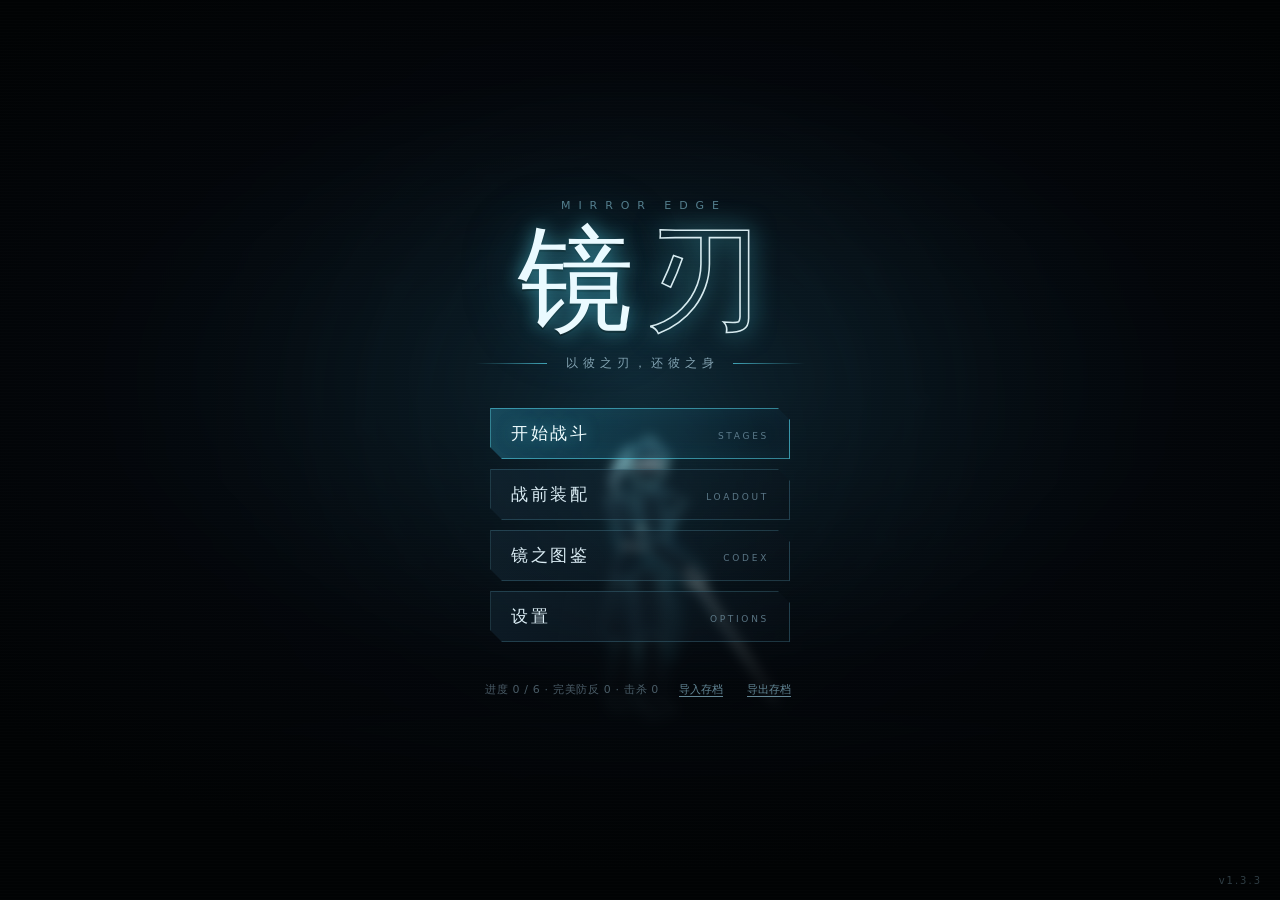
<file: mirror-edge/index.html>
<!doctype html>
<html lang="zh-CN">
<head>
<meta charset="utf-8">
<meta name="viewport" content="width=device-width,initial-scale=1,viewport-fit=cover,user-scalable=no,maximum-scale=1">
<meta name="theme-color" content="#04060a">
<meta name="apple-mobile-web-app-capable" content="yes">
<meta name="apple-mobile-web-app-status-bar-style" content="black-translucent">
<meta name="apple-mobile-web-app-title" content="镜刃">
<meta name="description" content="镜刃 MIRROR EDGE — 以完美防反为骨、以闪避为魂的单机格斗。选你的镜反，斩你的敌人。">
<title>镜刃 · MIRROR EDGE</title>
<link rel="manifest" href="manifest.webmanifest">
<link rel="icon" type="image/png" sizes="192x192" href="icons/icon-192.png">
<link rel="apple-touch-icon" sizes="180x180" href="icons/apple-touch-icon.png">
<link rel="stylesheet" href="css/style.css?v=20261125e">
<script>
window.__errs=[];
addEventListener('error',function(e){window.__errs.push((e.message||'err')+' @'+String(e.filename||'').split('/').pop()+':'+e.lineno);});
addEventListener('unhandledrejection',function(e){window.__errs.push('promise: '+(e.reason&&e.reason.message||e.reason));});
</script>

</head>
<body>
<canvas id="cv"></canvas>
<div id="rotate"><div class="rot">⟲</div><p>横屏战斗视野更开阔</p><button id="rotSkip">仍然竖屏</button></div>
<div id="vig"></div>

<!-- ══════════════ 战斗 HUD ══════════════ -->
<div id="hud" aria-hidden="true">
  <div class="hud-top">
    <div class="pbar side-l">
      <div class="prow">
        <span class="pname" id="nameP">镜</span>
        <span class="ptag" id="tagP"></span>
      </div>
      <div class="hpwrap">
        <div class="hpdelay" id="hpPd"></div>
        <div class="hpfill" id="hpPf"></div>
        <div class="hpseg"></div>
      </div>
      <div class="posture"><i id="posePf"></i></div>
    </div>
    <div class="hud-center">
      <div class="round" id="roundTag">试炼</div>
      <div class="clock" id="clock">00:00</div>
    </div>
    <div class="pbar side-r">
      <div class="prow">
        <span class="ptag" id="tagE"></span>
        <span class="pname" id="nameE">敌</span>
      </div>
      <div class="hpwrap">
        <div class="hpdelay" id="hpEd"></div>
        <div class="hpfill" id="hpEf"></div>
        <div class="hpseg"></div>
      </div>
      <div class="posture"><i id="poseEf"></i></div>
    </div>
  </div>

  <div class="combo" id="combo">
    <b id="comboN">0</b><span>HIT</span><em id="comboRank"></em>
  </div>

  <div class="parry-badge" id="parryBadge">
    <span class="pb-k">镜反</span><span class="pb-n" id="parryName">断罪·一闪</span>
    <span class="pb-m" id="parryMark">◇◇◇</span>
    <span class="pb-cd"><i id="parryCdBar"></i></span>
  </div>

  <div class="hint" id="hint"></div>

  <div class="skillbar" id="skillbar"></div>

  <div class="ultwrap">
    <div class="ultring" id="ultRing"></div>
    <button class="ultbtn" id="ultBtn" data-act="ult">
      <span>极</span><i id="ultFill"></i>
    </button>
  </div>

  <button class="pausebtn" id="pauseBtn" aria-label="暂停/退出">Ⅱ</button>
</div>

<!-- ══════════════ 触屏操作 ══════════════ -->
<div id="touch">
  <div id="stick" class="stick"><div class="stick-ring"></div><div class="knob"></div></div>
  <div class="tbtns">
    <button class="tb tb-guard" data-act="guard"><span>御</span><i class="tbcd" id="guardCd"></i></button>
    <button class="tb tb-dash" data-act="dash"><span>闪</span></button>
    <button class="tb tb-jump" data-act="jump"><span>跃</span></button>
    <button class="tb tb-attack" data-act="attack"><span>斩</span></button>
  </div>
</div>

<!-- ══════════════ 标题 ══════════════ -->
<section class="screen" id="scr-title">
  <div class="title-wrap">
    <div class="brand">
      <div class="brand-en">MIRROR&nbsp;EDGE</div>
      <h1 class="brand-zh">镜<span>刃</span></h1>
      <div class="brand-line"><i></i><em>以彼之刃，还彼之身</em><i></i></div>
    </div>
    <nav class="menu">
      <button class="mbtn primary" data-go="stages"><b>开始战斗</b><small>STAGES</small></button>
      <button class="mbtn" data-go="loadout"><b>战前装配</b><small>LOADOUT</small></button>
      <button class="mbtn" data-go="codex"><b>镜之图鉴</b><small>CODEX</small></button>
      <button class="mbtn" data-go="settings"><b>设置</b><small>OPTIONS</small></button>
    </nav>
    <div class="title-foot">
      <span id="saveInfo">新存档</span>
      <button class="link" id="importBtn">导入存档</button>
      <button class="link" id="exportBtn">导出存档</button>
      <input type="file" id="importFile" accept=".json,application/json" hidden>
    </div>
  </div>
  <div class="title-ver" id="verTag">v1.3.3</div>
</section>

<!-- ══════════════ 关卡选择 ══════════════ -->
<section class="screen" id="scr-stages">
  <header class="shead">
    <button class="back" data-back="title">←</button>
    <div><h2>选 择 战 场</h2><p>击破对手，取回属于你的刃与镜</p></div>
    <div class="diff">
      <button data-diff="0" class="on">普通</button>
      <button data-diff="1">困难</button>
      <button data-diff="2">噩梦</button>
    </div>
  </header>
  <div class="stage-list" id="stageList"></div>
</section>

<!-- ══════════════ 装配 ══════════════ -->
<section class="screen" id="scr-loadout">
  <header class="shead">
    <button class="back" data-back="title">←</button>
    <div><h2>战 前 装 配</h2><p>三个技能位 · 一种镜反 · 一套属于你的打法</p></div>
    <button class="go-fight" id="toStages">选择战场 →</button>
  </header>
  <div class="load-body">
    <div class="col col-skills">
      <div class="col-h"><span>技 能 库</span><em id="skillCount"></em></div>
      <div class="skill-grid" id="skillGrid"></div>
    </div>
    <div class="col col-parry">
      <div class="col-h"><span>镜 反 之 型</span><em>完美防反后发动</em></div>
      <div class="parry-list" id="parryList"></div>
    </div>
  </div>
  <div class="load-foot">
    <div class="slots" id="slotBar"></div>
    <div class="load-tip" id="loadTip">点选技能装配 · 再点一次卸下</div>
  </div>
</section>

<!-- ══════════════ 图鉴 ══════════════ -->
<section class="screen" id="scr-codex">
  <header class="shead">
    <button class="back" data-back="title">←</button>
    <div><h2>镜 之 图 鉴</h2><p>技能 · 镜反 · 成就</p></div>
    <div class="tabs">
      <button class="on" data-tab="skills">技能</button>
      <button data-tab="parry">镜反</button>
      <button data-tab="achv">成就</button>
    </div>
  </header>
  <div class="codex-body" id="codexBody"></div>
</section>

<!-- ══════════════ 设置 ══════════════ -->
<section class="screen" id="scr-settings">
  <header class="shead">
    <button class="back" data-back="title">←</button>
    <div><h2>设 置</h2><p>手感与表现</p></div>
  </header>
  <div class="set-body">
    <label class="setrow"><span>音乐音量</span><input type="range" id="sMusic" min="0" max="100" value="55"><b id="vMusic">55</b></label>
    <label class="setrow"><span>音效音量</span><input type="range" id="sSfx" min="0" max="100" value="80"><b id="vSfx">80</b></label>
    <label class="setrow"><span>画面震动</span><input type="range" id="sShake" min="0" max="120" value="100"><b id="vShake">100</b></label>
    <label class="setrow"><span>打击停顿</span><input type="range" id="sStop" min="40" max="140" value="100"><b id="vStop">100</b></label>
    <label class="setrow sw"><span>技能冷却提示</span><input type="checkbox" id="sCd" checked></label>
    <label class="setrow sw"><span>受击血液/火花</span><input type="checkbox" id="sBlood" checked></label>
    <div class="keys">
      <h3>键位</h3>
      <p><kbd>A</kbd><kbd>D</kbd> 移动 · <kbd>W</kbd>/<kbd>空格</kbd> 跃起 · <kbd>J</kbd> 斩击（连点成连段） · <kbd>K</kbd> 重斩（长按蓄力）</p>
      <p><kbd>L</kbd> 御/防反（松手取消） · <kbd>Shift</kbd> 闪避（有无敌帧） · <kbd>1</kbd><kbd>2</kbd><kbd>3</kbd> 技能 · <kbd>R</kbd> 极 · <kbd>Esc</kbd> 暂停</p>
      <p class="dim">手机：左半屏拖动移动，右侧按钮战斗。防反窗口内「御」= 完美防反，提前按住只会普通格挡。</p>
    </div>
    <div style="display:flex;gap:10px;flex-wrap:wrap;margin-top:26px">
      <button class="danger" id="wipeBtn" style="margin-top:0">清除存档</button>
      <button class="link" id="forceUpdate" style="border:1px solid rgba(120,190,215,.3);padding:9px 14px">强制更新到最新版</button>
    </div>
  </div>
</section>

<!-- ══════════════ 暂停 ══════════════ -->
<section class="screen small" id="scr-pause">
  <div class="modal">
    <h2>暂 停</h2>
    <button class="mbtn primary" id="resumeBtn"><b>继续战斗</b></button>
    <button class="mbtn" id="retryBtn"><b>重新开始</b></button>
    <button class="mbtn" id="quitBtn"><b>返回战场</b></button>
    <button class="mbtn ghost" id="toLoadout">战前装配</button>
  </div>
</section>

<!-- ══════════════ 结算 ══════════════ -->
<section class="screen small" id="scr-result">
  <div class="modal wide">
    <div class="res-head"><h2 id="resTitle">胜</h2><p id="resSub"></p></div>
    <div class="res-stats" id="resStats"></div>
    <div class="res-unlock" id="resUnlock"></div>
    <div class="res-btns">
      <button class="mbtn primary" id="resNext"><b>继续</b></button>
      <button class="mbtn ghost" id="resRetry"><b>再 战</b></button>
    </div>
  </div>
</section>

<div id="fps"></div>

<script src="js/core.js?v=20261125e"></script>
<script src="js/skeleton.js?v=20261125e"></script>
<script src="js/data.js?v=20261125e"></script>
<script src="js/fighter.js?v=20261125e"></script>
<script src="js/skills.js?v=20261125e"></script>
<script src="js/ai.js?v=20261125e"></script>
<script src="js/battle.js?v=20261125e"></script>
<script src="js/ui.js?v=20261125e"></script>
<script src="js/game.js?v=20261125e"></script>
</body>
</html>
</file>
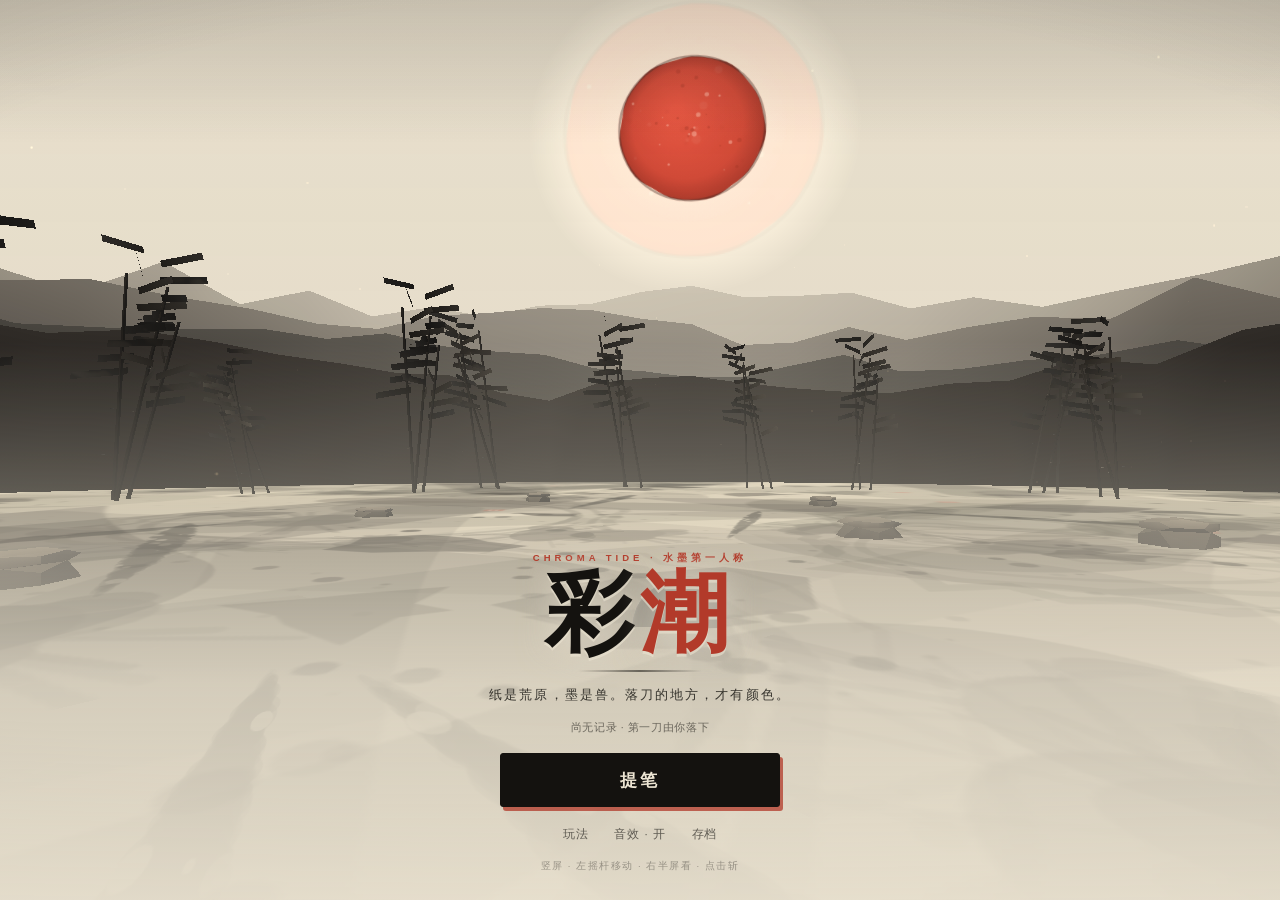
<file: soul-lantern/index.html>
<!doctype html>
<html lang="zh-CN">
<head>
<meta charset="utf-8">
<meta name="viewport" content="width=device-width, initial-scale=1, maximum-scale=1, user-scalable=no, viewport-fit=cover">
<meta name="theme-color" content="#EDE5D3">
<meta name="apple-mobile-web-app-capable" content="yes">
<meta name="apple-mobile-web-app-status-bar-style" content="default">
<title>彩潮 · CHROMA TIDE</title>
<link rel="manifest" href="manifest.webmanifest">
<link rel="icon" type="image/png" href="icons/favicon-32.png">
<link rel="apple-touch-icon" href="icons/apple-touch-icon.png">
<link rel="stylesheet" href="css/style.css?v=1.1.2">
</head>
<body>
<div id="app">
  <canvas id="gl"></canvas>
  <canvas id="fx2d"></canvas>
  <div id="vignette"></div>
  <div id="weapon" class="hidden"><img src="art/weapon.png?v=1.1.2" alt=""></div>
  <div id="flash"></div>

  <!-- ============ HUD ============ -->
  <div id="hud" class="hidden">
    <div class="topbar">
      <div class="hud-left">
        <div class="hp-row">
          <span class="seal-mark">命</span>
          <div class="hp-track"><div id="hp-fill"></div></div>
          <b id="hp-text">120</b>
        </div>
        <div class="lv-row">
          <span class="lv-badge">Lv<b id="lv">1</b></span>
          <div class="xp-track"><div id="xp-fill"></div></div>
        </div>
      </div>
      <div class="hud-right">
        <div class="stat"><em>时间</em><b id="time">0:00</b></div>
        <div class="stat"><em>斩</em><b id="kills">0</b></div>
        <button id="btn-pause" class="icon-btn" aria-label="暂停"><i></i><i></i></button>
      </div>
    </div>

    <div id="bossbar" class="hidden">
      <div class="boss-top"><strong id="boss-name">墨渊巨像</strong><em>BOSS</em></div>
      <div class="boss-track"><div id="boss-fill"></div></div>
    </div>

    <div id="combo" class="hidden"><em>×</em><b id="combo-n">0</b><span>连斩</span></div>

    <div id="crosshair" aria-hidden="true">
      <i class="c1"></i><i class="c2"></i><i class="c3"></i><i class="c4"></i><b></b>
    </div>
    <div id="lockhint" class="hidden">点击画面 · 锁定视角</div>
  </div>

  <div id="toast" class="toast"></div>

  <!-- ============ 操作 ============ -->
  <div id="controls" class="hidden">
    <div id="stick-zone"></div>
    <div id="look-zone"></div>
    <div id="stick" class="hidden"><div class="stick-base"></div><div class="stick-knob"></div></div>
    <div class="actions">
      <button id="btn-ult" class="act ult" aria-label="万彩归一"></button>
      <button id="btn-heavy" class="act heavy" aria-label="重击"></button>
      <button id="btn-dash" class="act dash" aria-label="闪身"></button>
      <button id="btn-attack" class="act attack" aria-label="斩击"></button>
    </div>
  </div>

  <!-- ============ 标题 ============ -->
  <div id="screen-title" class="screen title-screen hidden">
    <div class="title-inner">
      <div class="eyebrow">CHROMA TIDE · 水墨第一人称</div>
      <h1 class="logo"><span>彩</span><span>潮</span></h1>
      <div class="logo-rule"></div>
      <p class="tagline">纸是荒原，墨是兽。落刀的地方，才有颜色。</p>
      <div class="best-line" id="best-line">尚无记录 · 第一刀由你落下</div>
      <button id="btn-start" class="btn-primary btn-start">提笔</button>
      <div class="title-links">
        <button id="btn-help" class="btn-link">玩法</button>
        <button id="btn-sound" class="btn-link">音效 · 开</button>
        <button id="btn-save" class="btn-link">存档</button>
      </div>
      <div class="title-note">竖屏 · 左摇杆移动 · 右半屏看 · 点击斩</div>
    </div>
  </div>

  <!-- ============ 升级 ============ -->
  <div id="screen-levelup" class="screen hidden">
    <div class="panel level-panel">
      <div class="panel-kicker">墨在你腕上翻涌</div>
      <h2>选一笔</h2>
      <div id="cards" class="cards"></div>
      <div class="key-hint">点击卡牌 · 或按 1 / 2 / 3</div>
    </div>
  </div>

  <!-- ============ 暂停 ============ -->
  <div id="screen-pause" class="screen hidden">
    <div class="panel">
      <div class="panel-kicker">墨潮暂歇</div>
      <h2>停刀</h2>
      <div id="pause-stats"></div>
      <div class="sens-row">
        <span>视角灵敏度</span>
        <input id="sens" type="range" min="0.5" max="2" step="0.1" value="1">
        <b id="sens-val">1.0</b>
      </div>
      <div class="panel-actions">
        <button id="btn-resume" class="btn-primary">继续</button>
        <div class="row">
          <button id="btn-restart" class="btn-ghost">重新开始</button>
          <button id="btn-quit" class="btn-ghost">回到标题</button>
        </div>
        <div class="row small">
          <button id="btn-help2" class="btn-link">玩法</button>
          <button id="btn-save2" class="btn-link">存档</button>
          <button id="btn-sound2" class="btn-link">音效 · 开</button>
        </div>
      </div>
    </div>
  </div>

  <!-- ============ 结算 ============ -->
  <div id="screen-end" class="screen hidden">
    <div class="panel end-panel">
      <div class="panel-kicker" id="end-kicker"></div>
      <h2 id="end-title">墨干</h2>
      <div id="end-stats"></div>
      <div id="end-best"></div>
      <div class="panel-actions">
        <button id="btn-again" class="btn-primary">再写一局</button>
        <button id="btn-home" class="btn-ghost">回到标题</button>
      </div>
    </div>
  </div>

  <!-- ============ 弹窗 ============ -->
  <div id="modal" class="screen hidden">
    <div class="panel modal-panel">
      <h2 id="modal-title">玩法</h2>
      <div id="modal-body"></div>
      <button id="modal-close" class="btn-primary">知道了</button>
    </div>
  </div>

  <div id="loading">
    <div class="load-mark">彩潮</div>
    <div class="load-sub">研墨中</div>
    <div class="load-bar"><i></i></div>
  </div>
  <input id="file-input" type="file" accept="application/json" hidden>
</div>

<script src="js/three.min.js?v=1.1.2"></script>
<script src="js/art.js?v=1.1.2"></script>
<script src="js/audio.js?v=1.1.2"></script>
<script src="js/fx.js?v=1.1.2"></script>
<script src="js/ui.js?v=1.1.2"></script>
<script src="js/game.js?v=1.1.2"></script>
<script>
window.addEventListener('load', function () {
  try { CT.Game.boot(); }
  catch (err) {
    document.getElementById('loading').innerHTML = '<div class="load-mark">启动失败</div><div class="load-sub">' + (err && err.message ? err.message : '未知错误') + '</div>';
    console.error(err);
  }
});
document.addEventListener('pointerdown', function () { if (window.CT && CT.Sound) CT.Sound.resume(); }, { once: true });
(function () {
  var local = location.hostname === '127.0.0.1' || location.hostname === 'localhost';
  if ('serviceWorker' in navigator && !/[?&]app=1/.test(location.search) && !local && location.protocol.indexOf('http') === 0) {
    window.addEventListener('load', function () { navigator.serviceWorker.register('./sw.js?v=1.1.2').catch(function () { }); });
  }
})();
</script>
</body>
</html>
</file>
<file: mirror-edge/css/style.css>
/* ══════════════════════════════════════════════════════════
   镜刃 MIRROR EDGE — 样式
   ══════════════════════════════════════════════════════════ */
:root{
  --bg:#04060a;
  --ink:#080c12;
  --ink2:#0d131c;
  --line:rgba(120,200,235,.16);
  --cyan:#5ce9ff;
  --cyan-dim:#2b8fa8;
  --ice:#e6fbff;
  --red:#ff3550;
  --red-dim:#8f1e2e;
  --gold:#ffcf7a;
  --violet:#b27bff;
  --text:#dfeaf2;
  --muted:#7d8b98;
  --safe-t:env(safe-area-inset-top,0px);
  --safe-b:env(safe-area-inset-bottom,0px);
}
*{box-sizing:border-box;-webkit-tap-highlight-color:transparent}
html,body{margin:0;padding:0;height:100%;overflow:hidden;background:var(--bg);color:var(--text);
  font-family:"PingFang SC","Hiragino Sans GB","Microsoft YaHei",system-ui,-apple-system,sans-serif;
  user-select:none;-webkit-user-select:none;overscroll-behavior:none;touch-action:none}
canvas#cv{position:fixed;inset:0;width:100%;height:100%;display:block;touch-action:none}
button{font-family:inherit;cursor:pointer;border:none;background:none;color:inherit}
h1,h2,h3{font-family:"Songti SC","Noto Serif SC","STSong",serif;font-weight:400;margin:0}

/* ───────── 屏幕容器 ───────── */
.screen{position:fixed;inset:0;display:none;flex-direction:column;z-index:20;
  padding:calc(var(--safe-t) + 16px) clamp(16px,4vw,34px) calc(var(--safe-b) + 16px);
  background:radial-gradient(120% 80% at 50% 12%,rgba(12,22,32,.82),rgba(3,5,8,.96) 68%,#020406 100%);
  -webkit-backdrop-filter:blur(6px);backdrop-filter:blur(6px);overflow:hidden}
.screen.on{display:flex;animation:scrIn .32s ease both}
@keyframes scrIn{from{opacity:0;transform:scale(.995)}to{opacity:1;transform:none}}
.screen.small{align-items:center;justify-content:center;background:radial-gradient(80% 60% at 50% 45%,rgba(8,14,22,.9),rgba(2,4,7,.97))}
.screen::after{content:"";position:absolute;inset:0;pointer-events:none;opacity:.35;
  background-image:repeating-linear-gradient(0deg,rgba(255,255,255,.028) 0 1px,transparent 1px 3px)}
.screen>*{position:relative;z-index:1}

/* ───────── 标题 ───────── */
#scr-title{justify-content:center;align-items:center;text-align:center;
  background:radial-gradient(70% 55% at 50% 42%,rgba(28,86,110,.20),rgba(3,6,10,.93) 62%,#010304 100%)}
.title-wrap{display:flex;flex-direction:column;align-items:center;gap:clamp(18px,4vh,38px);width:min(560px,100%)}
.brand-en{font-size:11px;letter-spacing:.72em;text-indent:.72em;color:rgba(150,215,235,.55);margin-bottom:14px}
.brand-zh{font-size:clamp(64px,19vw,116px);line-height:.94;letter-spacing:.1em;text-indent:.1em;color:#eafaff;
  text-shadow:0 0 18px rgba(92,233,255,.55),0 0 64px rgba(60,180,220,.35),0 2px 0 rgba(0,0,0,.6)}
.brand-zh span{color:transparent;-webkit-text-stroke:1.6px rgba(232,251,255,.92);text-shadow:0 0 26px rgba(92,233,255,.5)}
.brand-line{display:flex;align-items:center;justify-content:center;gap:14px;margin-top:20px}
.brand-line i{width:clamp(30px,10vw,72px);height:1px;background:linear-gradient(90deg,transparent,rgba(92,233,255,.65))}
.brand-line i:last-child{background:linear-gradient(90deg,rgba(92,233,255,.65),transparent)}
.brand-line em{font-style:normal;font-size:12px;letter-spacing:.42em;text-indent:.42em;color:rgba(178,214,230,.72)}
.menu{display:flex;flex-direction:column;gap:10px;width:min(300px,86vw)}
.mbtn{position:relative;display:flex;align-items:baseline;justify-content:space-between;gap:12px;
  padding:13px 20px;min-height:50px;border:1px solid rgba(110,190,220,.22);
  background:linear-gradient(100deg,rgba(20,40,54,.55),rgba(10,18,26,.35));
  clip-path:polygon(0 0,calc(100% - 12px) 0,100% 12px,100% 100%,12px 100%,0 calc(100% - 12px));
  transition:border-color .18s,background .18s,transform .12s,box-shadow .2s}
.mbtn b{font-size:17px;font-weight:500;letter-spacing:.16em;color:#dbedf5}
.mbtn small{font-size:9px;letter-spacing:.3em;color:rgba(125,160,178,.7)}
.mbtn:active{transform:scale(.985)}
.mbtn:hover{border-color:rgba(92,233,255,.55);background:linear-gradient(100deg,rgba(28,60,78,.7),rgba(12,24,34,.5));
  box-shadow:0 0 24px rgba(60,190,220,.14),inset 0 0 24px rgba(60,190,220,.05)}
.mbtn.primary{border-color:rgba(92,233,255,.5);
  background:linear-gradient(100deg,rgba(30,96,120,.6),rgba(10,26,38,.4));
  box-shadow:0 0 30px rgba(50,180,210,.16),inset 0 0 30px rgba(60,200,230,.06)}
.mbtn.primary b{color:#f0fdff;text-shadow:0 0 16px rgba(92,233,255,.5)}
.mbtn.ghost{border-color:rgba(255,255,255,.1);background:rgba(255,255,255,.02)}
.screen.small .mbtn{width:100%}
.title-foot{display:flex;flex-wrap:wrap;align-items:center;justify-content:center;gap:6px 16px;font-size:11px;color:rgba(120,148,164,.6);letter-spacing:.06em}
.link{font-size:11px;color:rgba(140,190,210,.7);text-decoration:underline;text-underline-offset:3px;padding:4px}
.link:hover{color:var(--cyan)}
.title-ver{position:absolute;right:18px;bottom:calc(var(--safe-b) + 14px);font-size:10px;letter-spacing:.2em;color:rgba(110,140,155,.42)}

/* ───────── 页面头 ───────── */
.shead{display:flex;align-items:center;gap:14px;padding-bottom:14px;border-bottom:1px solid var(--line);flex-wrap:wrap}
.back{width:38px;height:38px;flex:none;border:1px solid rgba(120,190,215,.22);color:#bfe4f0;font-size:16px;
  clip-path:polygon(0 0,100% 0,100% 100%,8px 100%,0 calc(100% - 8px));transition:.18s}
.back:hover{border-color:var(--cyan);color:#fff;box-shadow:0 0 18px rgba(92,233,255,.2)}
.shead h2{font-size:clamp(18px,4.6vw,26px);letter-spacing:.26em;color:#e9f8ff}
.shead p{margin:4px 0 0;font-size:11px;letter-spacing:.14em;color:var(--muted)}
.diff,.tabs{margin-left:auto;display:flex;gap:4px;border:1px solid rgba(120,190,215,.16);padding:3px;background:rgba(6,12,18,.6)}
.diff button,.tabs button{padding:8px 13px;font-size:12px;letter-spacing:.1em;color:var(--muted);transition:.18s}
.diff button.on,.tabs button.on{color:#031018;background:linear-gradient(180deg,#8ef0ff,#4cc8e6);font-weight:600;
  box-shadow:0 0 16px rgba(92,233,255,.35)}
.go-fight{margin-left:auto;padding:10px 16px;font-size:12px;letter-spacing:.12em;color:#c9f4ff;
  border:1px solid rgba(92,233,255,.4);background:rgba(20,60,76,.4)}
.go-fight:hover{background:rgba(30,90,112,.6);box-shadow:0 0 20px rgba(92,233,255,.22)}

/* ───────── 关卡列表 ───────── */
.stage-list{flex:1;overflow-y:auto;overscroll-behavior:contain;padding:16px 2px 30px;
  display:grid;grid-template-columns:repeat(auto-fill,minmax(min(100%,270px),1fr));gap:12px;align-content:start}
.stage-card{position:relative;display:flex;flex-direction:column;gap:10px;padding:16px;min-height:132px;
  border:1px solid rgba(110,180,205,.18);background:linear-gradient(150deg,rgba(16,30,42,.72),rgba(6,11,16,.72));
  clip-path:polygon(0 0,calc(100% - 18px) 0,100% 18px,100% 100%,0 100%);
  transition:.2s;text-align:left;overflow:hidden}
.stage-card::before{content:"";position:absolute;left:0;top:0;bottom:0;width:2px;background:var(--cyan);opacity:.35}
.stage-card:hover{border-color:rgba(92,233,255,.45);transform:translateY(-2px);box-shadow:0 10px 30px rgba(0,0,0,.4),0 0 30px rgba(50,170,200,.12)}
.stage-card .sc-idx{position:absolute;right:14px;top:10px;font-family:"Songti SC",serif;font-size:34px;color:rgba(92,233,255,.1);line-height:1}
.stage-card .sc-name{font-size:17px;letter-spacing:.1em;color:#e4f6fd}
.stage-card .sc-sub{font-size:11px;color:var(--muted);letter-spacing:.08em;line-height:1.6}
.stage-card .sc-meta{display:flex;gap:8px;flex-wrap:wrap;margin-top:auto;font-size:10px;letter-spacing:.08em}
.chip{padding:3px 8px;border:1px solid rgba(120,190,215,.2);color:#9fd4e4;background:rgba(20,50,64,.3)}
.chip.gold{border-color:rgba(255,207,122,.4);color:var(--gold);background:rgba(70,50,18,.3)}
.chip.red{border-color:rgba(255,53,80,.4);color:#ff9aa8;background:rgba(70,16,24,.35)}
.chip.dim{border-color:rgba(255,255,255,.08);color:#57636d;background:none}
.stage-card.locked{filter:grayscale(.8) brightness(.6);cursor:not-allowed}
.stage-card.locked:hover{transform:none;box-shadow:none;border-color:rgba(110,180,205,.18)}
.stage-card .lock{position:absolute;inset:auto 0 0 0;padding:7px 14px;font-size:10px;letter-spacing:.24em;color:#93a4b0;
  background:linear-gradient(0deg,rgba(2,4,7,.96),rgba(2,4,7,.6) 70%,transparent);text-align:right}
.stage-card .clear-dots{display:flex;gap:4px}
.stage-card .clear-dots i{width:14px;height:3px;background:rgba(255,255,255,.12)}
.stage-card .clear-dots i.on{background:var(--gold);box-shadow:0 0 8px rgba(255,207,122,.6)}
.stage-card .sc-best{font-size:10px;color:rgba(255,207,122,.7);letter-spacing:.06em}

/* ───────── 装配 ───────── */
.load-body{flex:1;display:flex;gap:16px;overflow:hidden;padding:14px 0 0;min-height:0}
.col{display:flex;flex-direction:column;min-height:0}
.col-skills{flex:1.55;min-width:0}
.col-parry{flex:1;min-width:0;border-left:1px solid var(--line);padding-left:16px}
.col-h{display:flex;align-items:baseline;justify-content:space-between;gap:10px;padding:0 2px 10px}
.col-h span{font-size:12px;letter-spacing:.24em;color:#a9d6e6}
.col-h em{font-style:normal;font-size:10px;letter-spacing:.1em;color:var(--muted)}
.skill-grid{overflow-y:auto;overscroll-behavior:contain;display:grid;grid-template-columns:repeat(auto-fill,minmax(150px,1fr));
  gap:8px;padding:2px 4px 24px 2px}
.sk-card{position:relative;padding:10px 11px;border:1px solid rgba(110,180,205,.16);background:linear-gradient(150deg,rgba(14,26,36,.8),rgba(6,11,16,.8));
  text-align:left;transition:.16s;min-height:82px;display:flex;flex-direction:column;gap:5px;overflow:hidden}
.sk-card:hover{border-color:rgba(92,233,255,.42);background:linear-gradient(150deg,rgba(20,44,58,.85),rgba(8,16,22,.85))}
.sk-card.on{border-color:rgba(92,233,255,.85);box-shadow:inset 0 0 26px rgba(60,200,230,.14),0 0 20px rgba(60,200,230,.16)}
.sk-card.on::after{content:attr(data-slot);position:absolute;right:6px;top:6px;width:16px;height:16px;font-size:10px;line-height:16px;
  text-align:center;background:var(--cyan);color:#031018;font-weight:700}
.sk-card.locked{opacity:.42;filter:grayscale(1);cursor:not-allowed}
.sk-top{display:flex;align-items:center;gap:7px}
.sk-ic{width:24px;height:24px;flex:none;display:grid;place-items:center;font-family:"Songti SC",serif;font-size:14px;
  border:1px solid rgba(120,210,235,.4);color:#bdf0ff;background:rgba(30,80,100,.3)}
.sk-name{font-size:13px;letter-spacing:.04em;color:#e2f4fb}
.sk-tag{margin-left:auto;font-size:9px;letter-spacing:.08em;color:rgba(140,180,200,.6)}
.sk-desc{font-size:10.5px;line-height:1.55;color:#8598a6}
.sk-foot{display:flex;gap:6px;margin-top:auto;font-size:9px;color:rgba(120,160,180,.6);letter-spacing:.05em}
.sk-lock-txt{position:absolute;inset:auto 0 0 0;padding:4px 11px;font-size:9px;letter-spacing:.06em;
  background:linear-gradient(0deg,rgba(8,10,14,.95),transparent);color:#7c8b96}

.parry-list{overflow-y:auto;overscroll-behavior:contain;display:flex;flex-direction:column;gap:8px;padding:2px 4px 24px 2px}
.pa-card{position:relative;padding:11px 12px;border:1px solid rgba(180,123,255,.18);text-align:left;
  background:linear-gradient(120deg,rgba(28,18,44,.72),rgba(8,8,14,.8));transition:.18s}
.pa-card:hover{border-color:rgba(178,123,255,.55);box-shadow:0 0 24px rgba(140,90,255,.14)}
.pa-card.on{border-color:rgba(190,150,255,.9);background:linear-gradient(120deg,rgba(46,28,72,.85),rgba(12,10,20,.9));
  box-shadow:0 0 26px rgba(150,100,255,.26),inset 0 0 30px rgba(130,80,240,.1)}
.pa-card.on::before{content:"";position:absolute;left:0;top:0;bottom:0;width:2px;background:var(--violet);box-shadow:0 0 12px var(--violet)}
.pa-card.locked{opacity:.4;filter:grayscale(1);cursor:not-allowed}
.pa-h{display:flex;align-items:center;gap:8px}
.pa-h b{font-size:13.5px;font-weight:500;letter-spacing:.06em;color:#efe6ff}
.pa-h em{font-style:normal;margin-left:auto;font-size:9px;letter-spacing:.1em;color:rgba(190,150,255,.6)}
.pa-d{font-size:10.5px;line-height:1.6;color:#9a8fa8;margin-top:5px}
.pa-lock{font-size:9.5px;margin-top:5px;color:#6d6478}
.load-foot{display:flex;align-items:center;gap:14px;padding-top:12px;border-top:1px solid var(--line);flex-wrap:wrap}
.slots{display:flex;gap:7px}
.slot{width:clamp(48px,13vw,64px);height:clamp(48px,13vw,64px);position:relative;border:1px dashed rgba(120,190,215,.3);
  display:grid;place-items:center;background:rgba(10,18,24,.5);transition:.16s}
.slot.filled{border-style:solid;border-color:rgba(92,233,255,.55);background:rgba(20,50,64,.5)}
.slot .sn{font-family:"Songti SC",serif;font-size:17px;color:#bdf0ff}
.slot .si{position:absolute;left:3px;top:2px;font-size:8px;color:rgba(120,180,200,.6)}
.slot.empty .sn{color:rgba(120,160,180,.25);font-size:12px}
.load-tip{font-size:10.5px;color:var(--muted);letter-spacing:.06em;line-height:1.6;flex:1;min-width:120px}

/* ───────── 图鉴 ───────── */
.codex-body{flex:1;overflow-y:auto;overscroll-behavior:contain;padding:16px 4px 40px 2px}
.cx-grid{display:grid;grid-template-columns:repeat(auto-fill,minmax(min(100%,300px),1fr));gap:10px}
.cx-item{padding:14px;border:1px solid rgba(110,180,205,.15);background:linear-gradient(150deg,rgba(14,26,36,.6),rgba(6,11,16,.6))}
.cx-item h3{font-size:14px;letter-spacing:.08em;color:#dff4fc;display:flex;align-items:center;gap:8px}
.cx-item h3 i{font-style:normal;font-size:10px;padding:2px 6px;border:1px solid rgba(120,190,215,.25);color:#8fc7d9}
.cx-item p{font-size:11px;line-height:1.7;color:#8496a3;margin:7px 0 0}
.cx-item .cx-meta{font-size:10px;color:rgba(255,207,122,.65);margin-top:7px}
.cx-item.locked{opacity:.5}
.achv-row{display:flex;align-items:center;gap:10px;padding:12px 14px;border:1px solid rgba(110,180,205,.14);
  background:rgba(10,18,24,.5);margin-bottom:8px}
.achv-row .ai{width:30px;height:30px;flex:none;display:grid;place-items:center;border:1px solid rgba(255,207,122,.4);color:var(--gold);
  font-family:"Songti SC",serif;font-size:14px}
.achv-row.done .ai{background:rgba(255,207,122,.16);box-shadow:0 0 16px rgba(255,207,122,.2)}
.achv-row b{font-size:12.5px;font-weight:500;color:#dceef6;display:block}
.achv-row span{font-size:10px;color:var(--muted)}
.achv-row .state{margin-left:auto;font-size:10px;letter-spacing:.1em;color:var(--muted)}
.achv-row.done .state{color:var(--gold)}
.cx-progress{display:flex;gap:10px;flex-wrap:wrap;margin-bottom:14px;font-size:11px;color:var(--muted)}
.cx-progress b{color:var(--cyan);font-weight:500}

/* ───────── 设置 ───────── */
.set-body{flex:1;overflow-y:auto;padding:18px 4px 40px;display:flex;flex-direction:column;gap:6px;max-width:620px}
.setrow{display:flex;align-items:center;gap:14px;padding:12px 4px;border-bottom:1px solid rgba(120,190,215,.09)}
.setrow span{width:110px;flex:none;font-size:12.5px;color:#b6cdd8;letter-spacing:.06em}
.setrow input[type=range]{-webkit-appearance:none;flex:1;height:2px;background:rgba(120,190,215,.25);outline:none}
.setrow input[type=range]::-webkit-slider-thumb{-webkit-appearance:none;width:14px;height:14px;border-radius:50%;
  background:#7deaff;box-shadow:0 0 12px rgba(92,233,255,.8);cursor:pointer}
.setrow b{width:34px;text-align:right;font-size:11px;color:var(--cyan);font-weight:500}
.setrow.sw input{width:42px;height:22px;-webkit-appearance:none;background:rgba(120,190,215,.2);border-radius:11px;position:relative;cursor:pointer;flex:none}
.setrow.sw input:checked{background:rgba(92,233,255,.45)}
.setrow.sw input::after{content:"";position:absolute;top:2px;left:2px;width:18px;height:18px;border-radius:50%;background:#cfeeea;transition:.16s}
.setrow.sw input:checked::after{left:22px;background:#031018}
.setrow.sw{justify-content:space-between}
.keys{margin-top:18px;padding:14px;border:1px solid rgba(110,180,205,.14);background:rgba(8,14,20,.5)}
.keys h3{font-size:12px;letter-spacing:.2em;color:#a9d6e6;margin-bottom:10px}
.keys p{font-size:11px;line-height:1.9;color:#8fa3b0;margin:0 0 6px}
.keys p.dim{color:#66757f}
kbd{display:inline-block;min-width:20px;padding:1px 5px;margin:0 1px;border:1px solid rgba(140,190,210,.3);border-radius:3px;
  font-family:ui-monospace,SFMono-Regular,Menlo,monospace;font-size:10px;color:#bfe3ee;background:rgba(30,50,60,.6)}
.danger{margin-top:26px;align-self:flex-start;padding:9px 16px;font-size:11px;letter-spacing:.1em;color:#ff8fa0;
  border:1px solid rgba(255,53,80,.3);background:rgba(60,12,20,.3)}
.danger:hover{background:rgba(90,18,28,.5);border-color:rgba(255,53,80,.6)}

/* ───────── 弹层 ───────── */
.modal{width:min(400px,92vw);padding:clamp(22px,5vw,34px) clamp(20px,5vw,30px);text-align:center;
  border:1px solid rgba(110,190,215,.22);background:linear-gradient(160deg,rgba(12,22,30,.96),rgba(4,8,12,.98));
  box-shadow:0 30px 80px rgba(0,0,0,.6),inset 0 0 60px rgba(40,140,170,.05);
  clip-path:polygon(0 0,calc(100% - 20px) 0,100% 20px,100% 100%,20px 100%,0 calc(100% - 20px));
  display:flex;flex-direction:column;gap:9px;max-height:92vh;overflow-y:auto}
.modal.wide{width:min(560px,94vw)}
.modal h2{font-size:24px;letter-spacing:.3em;text-indent:.3em;color:#eafaff;margin-bottom:8px}
.res-head h2{font-size:clamp(34px,9vw,52px);letter-spacing:.14em;text-indent:.14em;
  background:linear-gradient(180deg,#ffffff,#8fe7ff);-webkit-background-clip:text;background-clip:text;color:transparent;
  filter:drop-shadow(0 0 24px rgba(92,233,255,.45))}
.res-head h2.lose{background:linear-gradient(180deg,#ffd6dc,#ff3550);-webkit-background-clip:text;background-clip:text;
  filter:drop-shadow(0 0 24px rgba(255,53,80,.4))}
.res-head p{font-size:11px;letter-spacing:.2em;color:var(--muted);margin:2px 0 16px}
.res-stats{display:grid;grid-template-columns:repeat(auto-fit,minmax(100px,1fr));gap:1px;margin-bottom:14px;
  background:rgba(120,190,215,.12);border:1px solid rgba(120,190,215,.12)}
.res-stats div{background:rgba(6,12,18,.9);padding:11px 8px;text-align:center}
.res-stats b{display:block;font-size:19px;font-weight:500;color:#e9fbff;font-family:"Songti SC",serif}
.res-stats span{font-size:9.5px;letter-spacing:.12em;color:var(--muted)}
.res-unlock{display:flex;flex-direction:column;gap:6px;margin-bottom:16px}
.res-unlock .u{font-size:11.5px;letter-spacing:.06em;color:var(--gold);padding:8px 10px;border:1px solid rgba(255,207,122,.3);
  background:rgba(60,44,16,.3);animation:uIn .5s ease both}
@keyframes uIn{from{opacity:0;transform:translateY(6px)}to{opacity:1;transform:none}}
.res-btns{display:flex;flex-direction:column;gap:8px}

/* ══════════════ HUD ══════════════ */
#hud{position:fixed;inset:0;z-index:10;pointer-events:none;display:none;
  padding:calc(var(--safe-t) + 10px) 14px;font-size:12px}
#hud.on{display:block}
.hud-top{display:flex;align-items:flex-start;gap:10px}
.pbar{flex:1;max-width:min(34vw,420px);min-width:0}
.pbar.side-r{text-align:right}
.prow{display:flex;align-items:baseline;gap:6px;margin-bottom:5px}
.side-r .prow{flex-direction:row-reverse}
.pname{font-size:13px;letter-spacing:.16em;color:#e8f8ff;text-shadow:0 0 12px rgba(0,0,0,.9),0 0 18px rgba(92,233,255,.35)}
.pbar.side-r .pname{color:#ffe4e8;text-shadow:0 0 12px rgba(0,0,0,.9),0 0 18px rgba(255,53,80,.35)}
.ptag{font-size:9px;letter-spacing:.14em;color:rgba(160,200,220,.55);padding:1px 5px;border:1px solid rgba(120,190,215,.25)}
.hpwrap{position:relative;height:9px;background:rgba(6,10,14,.9);border:1px solid rgba(120,190,215,.22);
  clip-path:polygon(0 0,100% 0,100% 100%,6px 100%,0 calc(100% - 3px))}
.side-r .hpwrap{clip-path:polygon(0 0,100% 0,calc(100% - 6px) 100%,0 100%)}
.hpfill{position:absolute;inset:0;transform-origin:left;background:linear-gradient(90deg,#42d6f0,#9df3ff);
  box-shadow:0 0 12px rgba(92,233,255,.55),inset 0 0 8px rgba(255,255,255,.4);transition:transform .14s cubic-bezier(.2,.9,.3,1)}
.side-r .hpfill{transform-origin:right;background:linear-gradient(90deg,#ff6b7d,#ff3550);box-shadow:0 0 12px rgba(255,53,80,.55)}
.hpdelay{position:absolute;inset:0;background:rgba(255,90,110,.55);transform-origin:left;transition:transform .55s .22s ease}
.side-r .hpdelay{transform-origin:right;background:rgba(255,255,255,.5)}
.hpseg{position:absolute;inset:0;background:repeating-linear-gradient(90deg,transparent 0 calc(10% - 1px),rgba(4,8,12,.75) calc(10% - 1px) 10%)}
.posture{position:relative;height:3px;margin-top:4px;background:rgba(6,10,14,.8);overflow:hidden}
.posture i{display:block;height:100%;width:100%;transform-origin:left;background:var(--gold);box-shadow:0 0 8px rgba(255,207,122,.8);transition:transform .2s}
.side-r .posture i{transform-origin:right}
.posture.low i{background:#ff3550;box-shadow:0 0 10px rgba(255,53,80,.9)}
.hud-center{width:80px;text-align:center;padding-top:2px;flex:none}
.round{font-size:9px;letter-spacing:.2em;color:rgba(150,190,210,.6)}
.clock{font-family:"Songti SC",serif;font-size:16px;color:rgba(220,245,255,.85);letter-spacing:.05em;text-shadow:0 0 12px rgba(92,233,255,.35)}

.combo{position:absolute;left:22px;top:38%;opacity:0;transform:translateX(-14px);transition:opacity .2s,transform .2s}
.combo.on{opacity:1;transform:none}
.combo b{font-family:"Songti SC",serif;font-size:clamp(38px,10vw,58px);font-weight:400;line-height:.9;color:#f2feff;
  text-shadow:0 0 20px rgba(92,233,255,.75),0 0 46px rgba(60,180,220,.4)}
.combo span{display:block;font-size:10px;letter-spacing:.42em;color:rgba(160,230,250,.7);margin-top:2px}
.combo em{font-style:normal;display:block;font-size:11px;letter-spacing:.16em;color:var(--gold);height:14px;margin-top:3px}

.parry-badge{position:absolute;right:16px;top:calc(50% - 66px);text-align:right;opacity:.9;transition:.25s}
.parry-badge .pb-k{display:block;font-size:9px;letter-spacing:.4em;color:rgba(178,123,255,.75)}
.parry-badge .pb-n{display:block;font-size:12px;letter-spacing:.1em;color:#e2d4ff;margin-top:2px;text-shadow:0 0 14px rgba(178,123,255,.6)}
.parry-badge .pb-m{display:block;font-size:10px;letter-spacing:.3em;color:rgba(200,170,255,.5);margin-top:3px}
.parry-badge .pb-cd{display:block;width:86px;height:2px;margin:5px 0 0 auto;background:rgba(178,123,255,.18);overflow:hidden}
.parry-badge .pb-cd i{display:block;height:100%;width:100%;transform-origin:right;background:linear-gradient(90deg,#b27bff,#7d5cff);
  box-shadow:0 0 8px rgba(178,123,255,.7);transition:transform .1s linear}
.parry-badge.pulse{animation:pbPulse .6s ease}
.tb{position:relative}
.tbcd{position:absolute;left:50%;bottom:4px;transform:translateX(-50%);font-style:normal;font-size:10px;color:#ffb0c0;
  font-family:ui-monospace,monospace;text-shadow:0 0 8px rgba(255,60,90,.8)}
.tb-guard.cd span{color:#7c8792;text-shadow:none}
#rotate{position:fixed;inset:0;z-index:90;display:none;flex-direction:column;align-items:center;justify-content:center;gap:16px;
  background:rgba(3,6,10,.96);color:#cfe9f5;text-align:center}
#rotate.on{display:flex}
#rotate .rot{font-size:52px;color:#5ce9ff;animation:rotHint 2.2s ease-in-out infinite;text-shadow:0 0 24px rgba(92,233,255,.6)}
@keyframes rotHint{0%,100%{transform:rotate(-12deg)}50%{transform:rotate(78deg)}}
#rotate p{font-size:14px;letter-spacing:.24em;color:#a9d6e6}
#rotate button{font-size:12px;letter-spacing:.1em;color:#8fb8c8;border:1px solid rgba(120,190,215,.3);padding:9px 16px}
@keyframes pbPulse{0%{transform:scale(1)}35%{transform:scale(1.18)}100%{transform:scale(1)}}

.hint{position:absolute;left:50%;top:22%;transform:translate(-50%,-50%);font-size:12px;letter-spacing:.16em;
  color:rgba(220,250,255,.9);text-shadow:0 0 16px rgba(0,0,0,.9);opacity:0;transition:opacity .3s;text-align:center;max-width:80vw}
.hint.on{opacity:1}
.hint b{color:var(--cyan)}

.skillbar{position:absolute;right:14px;bottom:calc(var(--safe-b) + 150px);display:flex;gap:7px;
  flex-direction:row-reverse;pointer-events:auto}
.skit{position:relative;width:clamp(42px,10.5vw,52px);height:clamp(42px,10.5vw,52px);flex:none;
  border:1px solid rgba(120,200,230,.3);background:rgba(8,16,22,.72);display:grid;place-items:center;
  transition:.15s;overflow:hidden;clip-path:polygon(0 0,100% 0,100% calc(100% - 8px),calc(100% - 8px) 100%,0 100%)}
.skit .ic{font-family:"Songti SC",serif;font-size:clamp(16px,4.2vw,20px);color:#cdf3ff;text-shadow:0 0 10px rgba(92,233,255,.5)}
.skit .cd{position:absolute;inset:0;background:rgba(2,6,10,.78);transform-origin:bottom;pointer-events:none}
.skit .cdn{position:absolute;inset:0;display:grid;place-items:center;font-size:13px;color:#8fc7d9;font-weight:500}
.skit .key{position:absolute;left:3px;top:1px;font-size:8px;color:rgba(140,190,210,.6);font-family:ui-monospace,monospace}
.skit.ready{border-color:rgba(92,233,255,.7);box-shadow:0 0 14px rgba(92,233,255,.18),inset 0 0 14px rgba(60,200,230,.08)}
.skit.firing{border-color:#fff;box-shadow:0 0 26px rgba(255,255,255,.5)}
.skit.empty{opacity:.28;border-style:dashed}

.ultwrap{position:absolute;right:14px;bottom:calc(var(--safe-b) + 14px);width:clamp(60px,15vw,74px);height:clamp(60px,15vw,74px);pointer-events:auto}
.ultring{position:absolute;inset:-4px;border-radius:50%;border:1px solid rgba(255,207,122,.25);
  background:conic-gradient(from -90deg,rgba(255,207,122,.75) var(--p,0deg),transparent 0);mask:radial-gradient(circle,transparent 62%,#000 63%)}
.ultbtn{width:100%;height:100%;border-radius:50%;border:1px solid rgba(255,207,122,.45);
  background:radial-gradient(circle at 50% 40%,rgba(60,44,16,.85),rgba(8,10,14,.94));display:grid;place-items:center;position:relative;overflow:hidden;transition:.2s}
.ultbtn span{font-family:"Songti SC",serif;font-size:clamp(20px,5vw,26px);color:#ffe6b4;text-shadow:0 0 16px rgba(255,190,90,.7);z-index:1}
.ultbtn.ready{border-color:rgba(255,210,130,.95);box-shadow:0 0 26px rgba(255,180,70,.4),inset 0 0 26px rgba(255,180,70,.25);animation:ultPulse 1.6s infinite}
@keyframes ultPulse{0%,100%{box-shadow:0 0 20px rgba(255,180,70,.3),inset 0 0 20px rgba(255,180,70,.18)}50%{box-shadow:0 0 38px rgba(255,190,80,.65),inset 0 0 30px rgba(255,190,80,.35)}}
.ultbtn:disabled{opacity:.45}
.pausebtn{position:absolute;right:10px;top:calc(var(--safe-t) + 44px);width:38px;height:38px;display:grid;place-items:center;
  font-size:12px;letter-spacing:.08em;color:rgba(190,225,240,.8);pointer-events:auto;
  border:1px solid rgba(120,200,230,.35);border-radius:4px;
  background:linear-gradient(160deg,rgba(16,34,46,.78),rgba(6,12,18,.82));
  box-shadow:0 0 14px rgba(0,0,0,.4);transition:transform .1s,border-color .18s,color .18s}
.pausebtn::after{content:"退出";position:absolute;bottom:-13px;right:0;font-size:8px;letter-spacing:.18em;color:rgba(140,180,200,.55)}
.pausebtn:hover{border-color:rgba(92,233,255,.7);color:#fff;box-shadow:0 0 18px rgba(92,233,255,.25)}
.pausebtn:active{transform:scale(.94)}
body.touch-ui.landscape .pausebtn{top:calc(var(--safe-t) + 40px);width:34px;height:34px}

/* ══════════════ 触屏 ══════════════ */
#touch{position:fixed;inset:0;z-index:11;display:none;pointer-events:none}
#touch.on{display:block}
.stick{position:absolute;left:0;bottom:0;width:46vw;height:56vh;pointer-events:auto;touch-action:none}
.stick-ring{position:absolute;width:104px;height:104px;margin:-52px 0 0 -52px;border-radius:50%;
  border:1px solid rgba(120,200,230,.22);background:radial-gradient(circle,rgba(30,70,90,.16),transparent 70%);
  opacity:0;transition:opacity .15s;left:0;top:0}
.knob{position:absolute;width:46px;height:46px;margin:-23px 0 0 -23px;border-radius:50%;
  border:1px solid rgba(150,225,250,.5);background:radial-gradient(circle,rgba(92,233,255,.25),rgba(10,30,40,.4));
  box-shadow:0 0 18px rgba(92,233,255,.25);opacity:0;transition:opacity .15s;left:0;top:0}
.stick.active .stick-ring,.stick.active .knob{opacity:1}
.tbtns{position:absolute;right:14px;bottom:calc(var(--safe-b) + 78px);width:clamp(160px,42vw,196px);height:clamp(160px,42vw,196px);pointer-events:none}
.tb{position:absolute;border-radius:50%;pointer-events:auto;display:grid;place-items:center;
  border:1px solid rgba(140,220,245,.32);background:radial-gradient(circle at 50% 38%,rgba(26,64,80,.72),rgba(6,12,18,.78));
  transition:transform .08s,box-shadow .12s,background .12s;font-family:"Songti SC",serif;color:#d8f7ff}
.tb span{font-size:clamp(15px,4vw,19px);text-shadow:0 0 12px rgba(92,233,255,.55)}
.tb:active,.tb.hit{transform:scale(.92);background:radial-gradient(circle at 50% 38%,rgba(90,210,240,.5),rgba(10,30,42,.85));
  box-shadow:0 0 26px rgba(92,233,255,.45)}
.tb-attack{width:clamp(66px,17vw,80px);height:clamp(66px,17vw,80px);right:0;bottom:0;border-color:rgba(180,240,255,.5)}
.tb-attack span{font-size:clamp(22px,6vw,28px)}
.tb-guard{width:clamp(58px,15vw,70px);height:clamp(58px,15vw,70px);right:clamp(74px,19vw,90px);bottom:6px;
  border-color:rgba(178,123,255,.45)}
.tb-guard span{color:#e8daff;text-shadow:0 0 12px rgba(178,123,255,.7)}
.tb-dash{width:clamp(48px,12.5vw,58px);height:clamp(48px,12.5vw,58px);right:2px;bottom:clamp(74px,19vw,90px)}
.tb-jump{width:clamp(44px,11.5vw,52px);height:clamp(44px,11.5vw,52px);right:clamp(70px,18vw,84px);bottom:clamp(72px,18vw,86px);opacity:.85}
.tb-jump span,.tb-dash span{font-size:clamp(13px,3.4vw,16px)}

/* 手机横屏：核心战斗形态 */
body.touch-ui.landscape{
  #hud{padding:calc(var(--safe-t) + 6px) 12px}
  .hud-top{gap:8px}
  .pbar{max-width:33vw}
  .pname{font-size:11px}
  .hud-center{width:64px}
  .skillbar{right:158px;bottom:calc(var(--safe-b) + 8px);flex-direction:row;gap:5px}
  .skit{width:40px;height:40px}
  .skit .ic{font-size:16px}
  .tbtns{right:8px;bottom:calc(var(--safe-b) + 6px);width:152px;height:152px}
  .tb-attack{width:66px;height:66px;right:0;bottom:0}
  .tb-attack span{font-size:22px}
  .tb-guard{width:56px;height:56px;right:70px;bottom:2px}
  .tb-dash{width:50px;height:50px;right:2px;bottom:70px}
  .tb-jump{width:44px;height:44px;right:70px;bottom:62px}
  .tb-dash span,.tb-jump span{font-size:13px}
  .ultwrap{right:298px;bottom:calc(var(--safe-b) + 4px);width:56px;height:56px}
  .stick{width:40vw;height:82vh}
  .parry-badge{right:10px;top:calc(50% - 40px)}
  .parry-badge .pb-n{font-size:11px}
  .combo{left:16px;top:30%}
  .combo b{font-size:38px}
  .pausebtn{top:calc(var(--safe-t) + 38px);right:8px;width:34px;height:34px}
}

/* 装配页窄屏：上下堆叠 */
@media (max-width:640px){
  .load-body{flex-direction:column;overscroll-behavior:contain;overflow-y:auto}
  .col-skills,.col-parry{flex:none;overflow:visible;width:100%}
  .col-parry{border-left:none;border-top:1px solid var(--line);padding-left:0;padding-top:12px;margin-top:6px}
  .skill-grid,.parry-list{overflow:visible;grid-template-columns:1fr}
  .load-foot{position:sticky;bottom:0;background:linear-gradient(0deg,rgba(3,6,10,.98),rgba(3,6,10,.86));padding-bottom:6px}
  .shead h2{font-size:20px}
  .diff,.tabs{margin-left:0}
}

/* 手机竖屏：右手操作区 */
body.touch-ui:not(.landscape){
  .skillbar{right:10px;bottom:calc(var(--safe-b) + 232px);gap:6px}
  .skit{width:44px;height:44px}
  .tbtns{right:10px;bottom:calc(var(--safe-b) + 10px);width:196px;height:196px}
  .tb-attack{width:78px;height:78px;right:0;bottom:0}
  .tb-guard{width:66px;height:66px;right:84px;bottom:2px}
  .tb-dash{width:60px;height:60px;right:2px;bottom:86px}
  .tb-jump{width:52px;height:52px;right:84px;bottom:80px}
  .ultwrap{right:142px;bottom:calc(var(--safe-b) + 22px);width:58px;height:58px}
  .pbar{max-width:38vw}
  .hud-center{width:56px}
  .combo{left:14px;top:33%}
  .parry-badge{right:10px;top:calc(50% - 96px)}
  .hud-top{gap:6px}
}
body.touch-ui:not(.landscape){
  .skillbar{bottom:calc(var(--safe-b) + 190px)}
  .ultwrap{bottom:calc(var(--safe-b) + 18px)}
  .ultwrap{right:126px;bottom:calc(var(--safe-b) + 18px);width:54px;height:54px}
  .tbtns{width:172px;height:172px}
  .tb-attack{width:68px;height:68px}
  .tb-guard{width:58px;height:58px;right:74px}
  .tb-dash{width:54px;height:54px;bottom:76px}
  .tb-jump{width:46px;height:46px;right:74px;bottom:70px}
}
body:not(.touch-ui) .skillbar{right:24px;bottom:calc(var(--safe-b) + 118px)}
body:not(.touch-ui) .ultwrap{right:24px;bottom:calc(var(--safe-b) + 26px)}
body:not(.touch-ui) .tbtns{display:none}
body:not(.touch-ui) .stick{display:none}
body:not(.touch-ui) #touch{display:none!important}
body:not(.touch-ui) .parry-badge{display:block}
#vig{position:fixed;inset:0;z-index:9;pointer-events:none;opacity:0;transition:opacity .35s;
  background:
    radial-gradient(125% 95% at 50% 44%,transparent 42%,rgba(0,0,0,.62) 100%),
    repeating-linear-gradient(0deg,rgba(160,240,255,.03) 0 1px,transparent 1px 3px)}
#vig.on{opacity:1}
@media (max-height:560px){
  .modal{padding:14px 18px;gap:6px;max-height:96vh}
  .modal h2{font-size:20px;margin-bottom:4px}
  .res-head h2{font-size:32px}
  .res-head p{margin:0 0 8px;font-size:10px}
  .res-stats div{padding:6px 4px}
  .res-stats b{font-size:15px}
  .res-stats span{font-size:8.5px}
  .res-unlock{margin-bottom:8px;gap:4px}
  .res-unlock .u{padding:5px 8px;font-size:10.5px}
  .res-btns{flex-direction:row;gap:8px}
  .screen.small .modal .mbtn{min-height:40px;padding:9px 14px}
  .screen.small .modal .mbtn b{font-size:14px}
}
#fps{position:fixed;left:6px;bottom:4px;font-size:9px;color:rgba(120,160,180,.35);z-index:30;pointer-events:none;font-family:ui-monospace,monospace}
</file>
<file: soul-lantern/css/style.css>
/* 彩潮 · 水墨第一人称 — 纸 / 墨 / 朱 / 金 */
:root {
  --ink: #14120F;
  --ink-soft: #2B2723;
  --ink-wash: #4A463F;
  --paper: #EDE5D3;
  --paper-2: #E2D8C2;
  --paper-3: #D6CAB1;
  --verm: #B23A2A;
  --verm-deep: #7E2418;
  --gold: #C9A45C;
  --teal: #4E7A72;
  --serif: "Songti SC", "STSong", "Noto Serif SC", "Source Han Serif SC", serif;
  --sans: -apple-system, "PingFang SC", "Noto Sans SC", "Microsoft YaHei", sans-serif;
  --sat: env(safe-area-inset-top, 0px);
  --sab: env(safe-area-inset-bottom, 0px);
  --sal: env(safe-area-inset-left, 0px);
  --sar: env(safe-area-inset-right, 0px);
}
* { box-sizing: border-box; margin: 0; padding: 0; }
html, body { width: 100%; height: 100%; overflow: hidden; background: var(--paper); }
body {
  position: fixed; inset: 0; font-family: var(--sans); color: var(--ink);
  -webkit-font-smoothing: antialiased; -webkit-tap-highlight-color: transparent;
  -webkit-user-select: none; user-select: none; touch-action: none;
}
button { font: inherit; color: inherit; background: none; border: none; cursor: pointer; -webkit-tap-highlight-color: transparent; }
button:focus-visible { outline: 2px solid var(--verm); outline-offset: 3px; }
.hidden { display: none !important; }

#app { position: fixed; inset: 0; overflow: hidden; }
#gl, #fx2d { position: absolute; inset: 0; width: 100%; height: 100%; display: block; }
#gl { z-index: 0; }
#fx2d { z-index: 4; pointer-events: none; }
#vignette {
  position: absolute; inset: 0; z-index: 2; pointer-events: none;
  background:
    radial-gradient(120% 80% at 50% 46%, rgba(20,18,15,0) 58%, rgba(20,18,15,.16) 84%, rgba(20,18,15,.38) 100%),
    linear-gradient(180deg, rgba(20,18,15,.16), rgba(20,18,15,0) 16%, rgba(20,18,15,0) 80%, rgba(20,18,15,.18));
}
body.lowhp #vignette {
  animation: lowhp 1.4s ease-in-out infinite;
}
@keyframes lowhp {
  0%, 100% { box-shadow: inset 0 0 80px 6px rgba(178,58,42,.10); }
  50% { box-shadow: inset 0 0 150px 24px rgba(178,58,42,.34); }
}

/* ---------------- 第一人称笔 ---------------- */
#weapon {
  position: absolute; right: -2vw; bottom: 5vh; width: 64vw; max-width: 360px;
  z-index: 5; pointer-events: none; transform-origin: 76% 82%;
  will-change: transform; opacity: .99;
  filter: drop-shadow(4px 10px 12px rgba(20,18,15,.22));
}
#weapon img { display: block; width: 100%; height: auto; }
#weapon.hidden { display: none; }
@media (min-width: 760px) {
  #weapon { width: 430px; right: 0; bottom: -2.5vh; }
}

/* ---------------- HUD ---------------- */
#hud {
  position: absolute; top: 0; left: 0; right: 0; z-index: 10;
  padding: calc(10px + var(--sat)) calc(14px + var(--sar)) 0 calc(14px + var(--sal));
  pointer-events: none;
}
#hud::before {
  content: ""; position: absolute; top: 0; left: 0; right: 0; height: 108px; z-index: -1;
  background: linear-gradient(180deg, rgba(20,18,15,.52), rgba(20,18,15,.16) 55%, transparent);
  pointer-events: none;
}
.topbar { display: flex; justify-content: space-between; align-items: flex-start; gap: 8px; }
.hud-left { flex: 1; max-width: 64%; }
.hp-row { display: flex; align-items: center; gap: 7px; }
.seal-mark {
  width: 20px; height: 20px; flex: 0 0 auto; display: flex; align-items: center; justify-content: center;
  background: var(--verm); color: var(--paper); font: 700 11px/1 var(--serif);
  border: 1px solid rgba(237,229,211,.7); border-radius: 3px; transform: rotate(-3deg);
}
.hp-track {
  flex: 1; max-width: 150px; height: 13px; border-radius: 3px; overflow: hidden;
  background: rgba(237,229,211,.25); border: 1.5px solid rgba(237,229,211,.85);
  box-shadow: 0 2px 6px rgba(0,0,0,.28), inset 0 0 0 1px rgba(20,18,15,.35);
}
#hp-fill {
  height: 100%; width: 100%; background: var(--verm);
  transition: width .16s ease-out; box-shadow: inset 0 -3px 0 rgba(0,0,0,.18);
}
#hp-text { font: 700 12px/1 var(--sans); font-variant-numeric: tabular-nums; color: var(--paper); text-shadow: 0 1px 2px rgba(0,0,0,.6); }
.lv-row { display: flex; align-items: center; gap: 7px; margin-top: 6px; }
.lv-badge {
  font: 700 9.5px/1 var(--sans); letter-spacing: .04em; color: var(--paper);
  background: rgba(20,18,15,.72); border: 1px solid rgba(237,229,211,.55); border-radius: 3px;
  padding: 3px 5px 2px;
}
.lv-badge b { font-size: 11px; margin-left: 1px; }
.xp-track { flex: 1; max-width: 132px; height: 4px; background: rgba(20,18,15,.5); border-radius: 2px; overflow: hidden; }
#xp-fill { height: 100%; width: 0%; background: var(--gold); transition: width .2s; }
.hud-right { display: flex; align-items: flex-start; gap: 12px; pointer-events: auto; }
.stat { text-align: right; }
.stat em { display: block; font: 500 8.5px/1 var(--sans); letter-spacing: .18em; color: rgba(237,229,211,.6); margin-bottom: 3px; }
.stat b { font: 700 17px/1 var(--serif); font-variant-numeric: tabular-nums; color: var(--paper); text-shadow: 0 2px 4px rgba(0,0,0,.5); }
.icon-btn {
  width: 34px; height: 34px; border-radius: 50%; border: 1.5px solid rgba(237,229,211,.55);
  background: rgba(20,18,15,.55); display: flex; align-items: center; justify-content: center; gap: 4px;
}
.icon-btn i { width: 3px; height: 11px; background: var(--paper); border-radius: 1px; }

#bossbar {
  width: min(76%, 360px); margin: 9px auto 0; padding: 6px 9px 7px;
  background: rgba(20,18,15,.72); border: 1px solid rgba(237,229,211,.35); border-radius: 5px;
}
.boss-top { display: flex; justify-content: space-between; align-items: baseline; margin-bottom: 4px; }
.boss-top strong { font: 600 11px/1 var(--serif); letter-spacing: .1em; color: var(--paper); }
.boss-top em { font: 700 8px/1 var(--sans); letter-spacing: .2em; color: var(--verm); }
.boss-track { height: 6px; background: rgba(237,229,211,.18); border-radius: 3px; overflow: hidden; }
#boss-fill { height: 100%; width: 100%; background: var(--verm); transition: width .16s; }

#combo {
  position: absolute; right: calc(14px + var(--sar)); top: calc(122px + var(--sat));
  display: flex; align-items: baseline; gap: 2px; color: var(--paper);
  padding: 4px 9px 5px; border-radius: 4px;
  background: rgba(20,18,15,.6); border: 1px solid rgba(237,229,211,.35);
  text-shadow: 0 2px 0 rgba(0,0,0,.4);
}
#combo em { font: 700 14px/1 var(--serif); opacity: .75; }
#combo b { font: 700 27px/1 var(--serif); font-variant-numeric: tabular-nums; }
#combo span { font: 600 9px/1 var(--sans); letter-spacing: .14em; opacity: .7; margin-left: 3px; }
#combo.pop b { animation: comboPop .2s ease-out; }

/* 准星 */
#crosshair { position: absolute; left: 50%; top: 50%; width: 0; height: 0; z-index: 6; pointer-events: none; }
#crosshair i {
  position: absolute; background: var(--paper); box-shadow: 0 0 0 1px rgba(20,18,15,.75);
  display: block;
}
#crosshair .c1 { width: 1.5px; height: 7px; left: -0.75px; top: -14px; }
#crosshair .c2 { width: 1.5px; height: 7px; left: -0.75px; top: 7px; }
#crosshair .c3 { width: 7px; height: 1.5px; top: -0.75px; left: -14px; }
#crosshair .c4 { width: 7px; height: 1.5px; top: -0.75px; left: 7px; }
#crosshair b { position: absolute; width: 3px; height: 3px; left: -1.5px; top: -1.5px; background: var(--verm); border-radius: 50%; box-shadow: 0 0 0 1px rgba(237,229,211,.7); }
#lockhint {
  position: fixed; left: 50%; bottom: calc(30% + var(--sab)); transform: translateX(-50%);
  font: 500 11px/1 var(--sans); letter-spacing: .18em; color: var(--ink);
  background: rgba(237,229,211,.85); border: 1px solid rgba(20,18,15,.35);
  padding: 8px 12px; border-radius: 3px; pointer-events: none;
}

/* ---------------- 操作 ---------------- */
#controls { position: absolute; inset: 0; z-index: 12; pointer-events: none; }
#stick-zone {
  position: absolute; left: 0; top: calc(90px + var(--sat)); width: 46%; bottom: 0;
  pointer-events: none; touch-action: none;
}
body.touch #stick-zone { pointer-events: auto; }
#look-zone {
  position: absolute; left: 46%; right: 0; top: calc(90px + var(--sat)); bottom: 0;
  pointer-events: none; touch-action: none;
}
body.touch #look-zone { pointer-events: auto; }
#stick { position: fixed; width: 126px; height: 126px; z-index: 14; pointer-events: none; transform: translate(-50%, -50%); }
.stick-base {
  position: absolute; inset: 10px; border-radius: 50%;
  border: 1.5px solid rgba(20,18,15,.45);
  background: radial-gradient(circle, rgba(237,229,211,.20), rgba(237,229,211,.08));
  box-shadow: inset 0 0 22px rgba(20,18,15,.15);
}
.stick-knob {
  position: absolute; left: 50%; top: 50%; width: 50px; height: 50px; transform: translate(-50%, -50%);
  border-radius: 50%; background: rgba(237,229,211,.82);
  border: 2px solid var(--ink); box-shadow: 0 3px 8px rgba(20,18,15,.3);
}
.actions {
  position: absolute; right: calc(14px + var(--sar)); bottom: calc(20px + var(--sab));
  width: 190px; height: 196px; pointer-events: none;
}
.act {
  position: absolute; border-radius: 50%; overflow: hidden;
  background: rgba(20,18,15,.76); border: 1.5px solid rgba(237,229,211,.65);
  color: var(--paper); display: flex; flex-direction: column; align-items: center; justify-content: center; gap: 2px;
  box-shadow: 0 5px 16px rgba(20,18,15,.35); pointer-events: auto; touch-action: none;
}
.act:active { transform: scale(.94); }
.act .act-ico { width: 28px; height: 28px; filter: drop-shadow(0 1px 1px rgba(0,0,0,.4)); }
.act-label { font: 600 9px/1 var(--sans); letter-spacing: .08em; color: rgba(237,229,211,.85); }
.act.attack { width: 92px; height: 92px; right: 0; bottom: 0; background: var(--verm); border-color: rgba(237,229,211,.85); }
.act.attack .act-ico { width: 40px; height: 40px; }
.act.attack .act-label { font-size: 11px; letter-spacing: .12em; }
.act.heavy { width: 66px; height: 66px; right: 104px; bottom: 8px; }
.act.dash { width: 66px; height: 66px; right: 10px; bottom: 106px; }
.act.ult { width: 76px; height: 76px; right: 96px; bottom: 106px; border-color: var(--gold); }
.act-shade {
  position: absolute; inset: 0; border-radius: 50%;
  background: conic-gradient(from 0deg, rgba(10,8,6,.82) calc(var(--cd, 0) * 360deg), rgba(10,8,6,0) 0deg);
  pointer-events: none;
}
.act .act-ico, .act .act-label { position: relative; z-index: 2; }
.act.ready { border-color: var(--gold); box-shadow: 0 0 0 1px rgba(201,164,92,.35), 0 0 22px rgba(201,164,92,.28); }
.act.ult.ready { animation: ultPulse 1.6s ease-in-out infinite; }
@keyframes ultPulse {
  0%, 100% { box-shadow: 0 0 0 1px rgba(201,164,92,.3), 0 0 16px rgba(201,164,92,.25); }
  50% { box-shadow: 0 0 0 2px rgba(201,164,92,.55), 0 0 30px rgba(201,164,92,.5); }
}

/* ---------------- 屏幕 ---------------- */
.screen {
  position: absolute; inset: 0; z-index: 30;
  display: flex; align-items: center; justify-content: center;
  padding: calc(20px + var(--sat)) calc(16px + var(--sar)) calc(20px + var(--sab)) calc(16px + var(--sal));
  background: rgba(20,18,15,.38);
  backdrop-filter: blur(3px); -webkit-backdrop-filter: blur(3px);
}
.panel {
  position: relative; width: min(430px, 100%);
  color: var(--ink);
  background:
    repeating-linear-gradient(92deg, rgba(20,18,15,.022) 0 1px, transparent 1px 5px),
    linear-gradient(180deg, #F1E9D8, var(--paper) 45%, #E4DAC5);
  border: 1.5px solid rgba(20,18,15,.8);
  border-radius: 4px; padding: 20px 18px;
  box-shadow: 0 22px 60px rgba(20,18,15,.45), inset 0 0 0 4px rgba(237,229,211,.6), inset 0 0 0 5px rgba(20,18,15,.12);
  animation: panelIn .26s ease-out;
}
.panel::before {
  content: ""; position: absolute; top: -1.5px; left: 18px; right: 18px; height: 3px;
  background: var(--ink); opacity: .8;
}
.panel-kicker { font: 600 9.5px/1 var(--sans); letter-spacing: .32em; color: var(--verm); }
.panel h2 { font: 700 27px/1.1 var(--serif); letter-spacing: .1em; margin: 7px 0 14px; color: var(--ink); }
.panel-actions { display: flex; flex-direction: column; gap: 10px; margin-top: 16px; }
.btn-primary {
  width: 100%; height: 52px; border-radius: 3px;
  background: var(--ink); color: var(--paper);
  font: 600 16px/1 var(--serif); letter-spacing: .18em;
  border: 1.5px solid var(--ink);
  box-shadow: 3px 4px 0 rgba(178,58,42,.75);
  transition: transform .06s, box-shadow .06s;
}
.btn-primary:active { transform: translate(2px, 2px); box-shadow: 1px 2px 0 rgba(178,58,42,.75); }
.btn-ghost {
  flex: 1; min-height: 44px; border-radius: 3px;
  border: 1.5px solid rgba(20,18,15,.38); color: var(--ink);
  font: 500 13px/1 var(--sans); letter-spacing: .08em; background: rgba(20,18,15,.03);
}
.btn-ghost:active { background: rgba(20,18,15,.08); }
.btn-link {
  padding: 6px 2px; font: 500 11.5px/1 var(--sans); letter-spacing: .08em;
  color: rgba(20,18,15,.62); border-bottom: 1px solid transparent;
}
.btn-link:hover { color: var(--verm); border-bottom-color: rgba(178,58,42,.4); }
.row { display: flex; gap: 10px; }
.row.small { justify-content: center; gap: 18px; margin-top: 2px; }
.key-hint { text-align: center; font: 500 9.5px/1 var(--sans); letter-spacing: .14em; color: rgba(20,18,15,.4); margin-top: 11px; }

/* ---------------- 标题 ---------------- */
.title-screen {
  background:
    linear-gradient(180deg, rgba(237,229,211,.06) 0%, rgba(237,229,211,.02) 38%, rgba(237,229,211,.78) 76%, rgba(237,229,211,.94) 100%);
  backdrop-filter: none; -webkit-backdrop-filter: none;
  align-items: flex-end; justify-content: center;
  padding-bottom: calc(30px + var(--sab));
}
.title-inner { width: min(430px, 100%); text-align: center; position: relative; }
.eyebrow { font: 600 9.5px/1 var(--sans); letter-spacing: .42em; color: var(--verm); margin-bottom: 8px; }
.logo {
  font: 700 clamp(64px, 19vw, 88px)/1 var(--serif); letter-spacing: .08em; color: var(--ink);
  text-shadow: 0 3px 0 rgba(237,229,211,.55), 0 0 30px rgba(237,229,211,.6);
}
.logo span:last-child { color: var(--verm); }
.logo-rule { width: 124px; height: 2px; margin: 12px auto 12px; background: linear-gradient(90deg, transparent, var(--ink), transparent); opacity: .55; }
.tagline { font: 500 13px/1.7 var(--serif); letter-spacing: .16em; color: rgba(20,18,15,.82); }
.best-line { margin: 14px 0 18px; font: 500 10.5px/1.4 var(--sans); letter-spacing: .06em; color: rgba(20,18,15,.55); }
.btn-start { width: min(280px, 76%); height: 54px; font-size: 17px; }
.title-links { display: flex; justify-content: center; gap: 22px; margin-top: 16px; }
.title-links .btn-link { color: rgba(20,18,15,.62); }
.title-note { margin-top: 13px; font: 500 9.5px/1 var(--sans); letter-spacing: .16em; color: rgba(20,18,15,.35); }

/* ---------------- 升级卡 ---------------- */
.level-panel { width: min(460px, 100%); padding: 18px 15px 14px; }
.level-panel h2 { font-size: 24px; margin-bottom: 12px; }
.cards { display: flex; flex-direction: column; gap: 9px; }
.card {
  position: relative; display: flex; align-items: center; gap: 11px;
  width: 100%; text-align: left; padding: 10px 11px;
  background: rgba(237,229,211,.55);
  border: 1px solid rgba(20,18,15,.45);
  border-left: 3px solid var(--accent, var(--verm));
  border-radius: 2px; animation: cardIn .3s both;
  transition: background .12s, transform .12s;
}
.cards .card:nth-child(2) { animation-delay: .05s; }
.cards .card:nth-child(3) { animation-delay: .1s; }
.card:hover { background: rgba(237,229,211,.95); transform: translateX(2px); }
.card:active { transform: scale(.985); }
.card-icon {
  flex: 0 0 50px; width: 50px; height: 50px; border-radius: 2px;
  display: flex; align-items: center; justify-content: center;
  background: rgba(20,18,15,.05); border: 1px solid rgba(20,18,15,.25);
}
.card-icon .ico { width: 36px; height: 36px; }
.card-main { flex: 1; min-width: 0; display: flex; flex-direction: column; gap: 3px; }
.card-top { display: flex; align-items: baseline; justify-content: space-between; gap: 8px; }
.card-name { font: 700 15px/1.2 var(--serif); letter-spacing: .04em; color: var(--ink); }
.card-lv { font: 600 9px/1 var(--sans); letter-spacing: .1em; color: var(--accent, var(--verm)); font-style: normal; }
.card-desc { font: 500 11px/1.45 var(--sans); color: rgba(20,18,15,.68); }
.pips { display: flex; gap: 3px; margin-top: 1px; }
.pips i { width: 5px; height: 5px; border-radius: 50%; background: rgba(20,18,15,.18); }
.pips i.on { background: var(--accent, var(--verm)); }
.card-key {
  flex: 0 0 17px; height: 17px; border-radius: 3px; border: 1px solid rgba(20,18,15,.22);
  display: flex; align-items: center; justify-content: center;
  font: 600 9px/1 var(--sans); color: rgba(20,18,15,.42);
}

/* ---------------- 暂停 / 结算 ---------------- */
.pause-grid, .end-grid { display: grid; grid-template-columns: 1fr 1fr; gap: 8px; margin: 4px 0 10px; }
.pause-grid > div, .end-grid > div {
  background: rgba(20,18,15,.045); border: 1px solid rgba(20,18,15,.16);
  border-radius: 2px; padding: 9px 11px;
}
.pause-grid em, .end-grid em { display: block; font: 500 9px/1 var(--sans); letter-spacing: .14em; color: rgba(20,18,15,.5); margin-bottom: 4px; }
.pause-grid b, .end-grid b { font: 700 19px/1 var(--serif); color: var(--ink); font-variant-numeric: tabular-nums; }
.end-grid b { font-size: 24px; color: var(--verm); }
.mini-row { display: flex; flex-wrap: wrap; gap: 6px; }
.mini {
  display: inline-flex; align-items: baseline; gap: 4px; padding: 5px 8px;
  border-radius: 2px; background: rgba(20,18,15,.05); border: 1px solid rgba(20,18,15,.14);
}
.mini b { font: 500 10px/1 var(--sans); color: rgba(20,18,15,.8); }
.mini em { font: 600 9px/1 var(--sans); color: var(--verm); font-style: normal; }
.save-note { margin-top: 10px; font: 500 9.5px/1.5 var(--sans); color: rgba(20,18,15,.4); }
.sens-row { display: flex; align-items: center; gap: 10px; margin: 10px 0 2px; font: 500 10px/1 var(--sans); color: rgba(20,18,15,.65); }
.sens-row input { flex: 1; accent-color: var(--verm); }
.sens-row b { font: 700 11px/1 var(--sans); color: var(--ink); min-width: 24px; text-align: right; }
.end-panel { text-align: center; }
.end-panel h2 { font-size: 30px; }
.end-panel #end-stats { margin: 4px 0 10px; }
#end-best { font: 500 10.5px/1.5 var(--sans); color: rgba(20,18,15,.6); margin-bottom: 16px; }
.newrec {
  display: inline-block; margin-right: 7px; padding: 3px 7px; border-radius: 2px;
  background: var(--verm); color: var(--paper); font: 700 9px/1 var(--sans); letter-spacing: .1em;
  transform: translateY(-1px);
}
.end-panel .btn-primary { margin-bottom: 10px; }

/* ---------------- 弹窗 ---------------- */
.modal-panel { max-height: 86vh; display: flex; flex-direction: column; }
#modal-body { overflow-y: auto; -webkit-overflow-scrolling: touch; margin-bottom: 14px; }
.help-lead { font: 600 12.5px/1.6 var(--serif); color: var(--verm); margin-bottom: 10px; }
.help ul { list-style: none; display: flex; flex-direction: column; gap: 7px; }
.help li { position: relative; padding-left: 13px; font: 500 11.5px/1.55 var(--sans); color: rgba(20,18,15,.75); }
.help li::before { content: ""; position: absolute; left: 0; top: 7px; width: 5px; height: 5px; background: var(--verm); }
.help li b { color: var(--ink); font-weight: 600; }
.help p { font: 500 11.5px/1.6 var(--sans); color: rgba(20,18,15,.66); }
.help-note { margin-top: 11px; font-size: 10px !important; color: rgba(20,18,15,.45) !important; }
.modal-actions { display: flex; gap: 9px; margin: 12px 0 2px; }

/* ---------------- 提示 / 闪屏 / 加载 ---------------- */
.toast {
  position: absolute; left: 50%; top: calc(112px + var(--sat)); z-index: 26;
  transform: translate(-50%, -8px); text-align: center; pointer-events: none;
  opacity: 0; transition: opacity .22s, transform .22s; width: max-content; max-width: 86vw;
}
.toast.show { opacity: 1; transform: translate(-50%, 0); }
.toast b {
  display: block; font: 700 21px/1.2 var(--serif); letter-spacing: .14em;
  color: var(--paper); text-shadow: 0 2px 0 rgba(20,18,15,.7), 0 0 20px rgba(20,18,15,.35);
}
.toast span { display: block; margin-top: 4px; font: 500 10.5px/1.3 var(--sans); letter-spacing: .1em; color: rgba(237,229,211,.8); text-shadow: 0 1px 2px rgba(20,18,15,.7); }
.toast.gold b { color: var(--gold); }
.toast.danger b { color: #E8A08E; }
.toast.cool b { color: #BFD8D2; }
#flash { position: absolute; inset: 0; z-index: 40; pointer-events: none; opacity: 0; }
#flash.hurt { animation: hurtFlash .42s ease-out; background: radial-gradient(100% 80% at 50% 50%, rgba(178,58,42,0) 38%, rgba(178,58,42,.42) 100%); }
#flash.hit { animation: hitFlash .1s ease-out; background: radial-gradient(90% 70% at 50% 55%, rgba(237,229,211,.55), rgba(237,229,211,0) 70%); }
#flash.hit.heavy { animation: hitFlash .14s ease-out; background: radial-gradient(80% 65% at 50% 55%, rgba(201,164,92,.55), rgba(201,164,92,0) 72%); }
#flash.ult { animation: ultFlash .8s ease-out; background: radial-gradient(100% 90% at 50% 50%, rgba(237,229,211,.5), rgba(201,164,92,.18) 55%, transparent); }
#loading {
  position: absolute; inset: 0; z-index: 60; background: var(--paper);
  display: flex; flex-direction: column; align-items: center; justify-content: center; gap: 8px;
  transition: opacity .5s ease .1s, visibility .5s;
}
#loading.gone { opacity: 0; visibility: hidden; pointer-events: none; }
.load-mark { font: 700 40px/1 var(--serif); letter-spacing: .18em; color: var(--ink); }
.load-sub { font: 500 9.5px/1 var(--sans); letter-spacing: .5em; color: rgba(20,18,15,.4); }
.load-bar { width: 132px; height: 2px; background: rgba(20,18,15,.12); margin-top: 12px; overflow: hidden; }
.load-bar i { display: block; width: 40%; height: 100%; background: var(--verm); animation: loadSlide 1.1s ease-in-out infinite; }

/* ---------------- 动画 ---------------- */
@keyframes panelIn { from { opacity: 0; transform: translateY(12px); } }
@keyframes cardIn { from { opacity: 0; transform: translateY(8px); } }
@keyframes comboPop { 0% { transform: scale(1.3); } 100% { transform: scale(1); } }
@keyframes hurtFlash { 0% { opacity: 0; } 12% { opacity: 1; } 100% { opacity: 0; } }
@keyframes hitFlash { 0% { opacity: 0; } 15% { opacity: 1; } 100% { opacity: 0; } }
@keyframes ultFlash { 0% { opacity: 0; } 10% { opacity: 1; } 100% { opacity: 0; } }
@keyframes loadSlide { 0% { transform: translateX(-110%); } 100% { transform: translateX(340%); } }

/* ---------------- 适配 ---------------- */
@media (max-width: 360px) {
  .logo { font-size: 56px; }
  .act.attack { width: 82px; height: 82px; }
  .act.heavy { right: 94px; width: 58px; height: 58px; }
  .act.dash { width: 58px; height: 58px; bottom: 96px; }
  .act.ult { right: 86px; bottom: 96px; width: 68px; height: 68px; }
  .actions { width: 172px; height: 180px; }
}
@media (max-height: 660px) {
  .title-screen { align-items: center; padding-top: calc(8px + var(--sat)); padding-bottom: calc(10px + var(--sab)); }
  .logo { font-size: 54px; }
  .tagline { font-size: 11.5px; }
  .best-line { margin: 9px 0 12px; }
  .btn-start { height: 48px; }
  .title-links { margin-top: 9px; }
  .title-note { display: none; }
  .panel { padding: 15px 14px; }
  .panel h2 { font-size: 22px; margin-bottom: 10px; }
  .card { padding: 8px 10px; }
  .card-icon { flex-basis: 44px; width: 44px; height: 44px; }
  .card-icon .ico { width: 32px; height: 32px; }
}
@media (min-width: 760px) {
  .topbar { max-width: 760px; margin: 0 auto; }
  #hud { padding-left: calc(28px + var(--sal)); padding-right: calc(28px + var(--sar)); }
  .actions { right: calc(34px + var(--sar)); bottom: calc(30px + var(--sab)); }
}
@media (prefers-reduced-motion: reduce) {
  .panel, .card, .act.ult.ready, .load-bar i { animation: none !important; }
}
</file>
